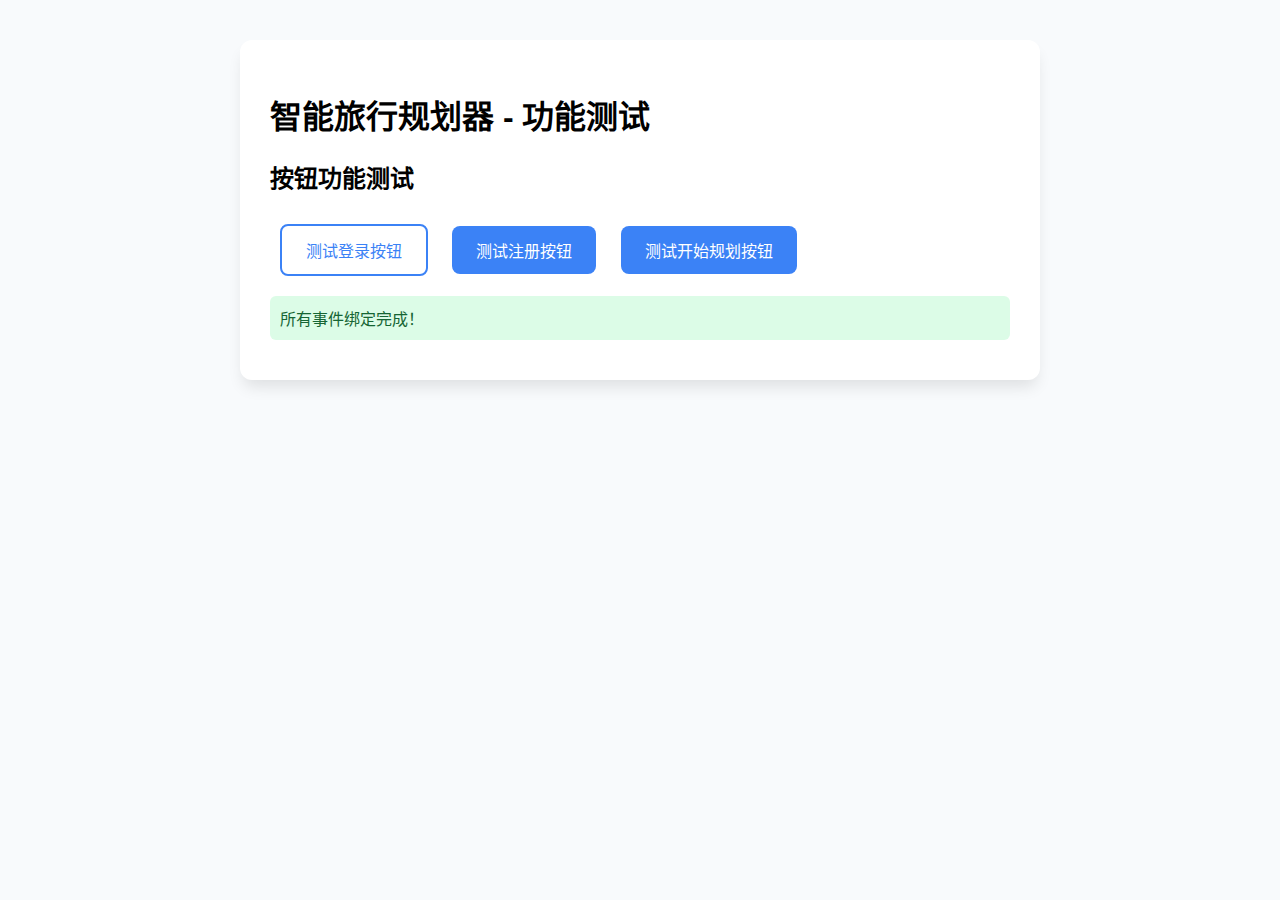
<file: debug-test.html>
<!DOCTYPE html>
<html lang="zh-CN">
<head>
    <meta charset="UTF-8">
    <meta name="viewport" content="width=device-width, initial-scale=1.0">
    <title>功能测试页面</title>
    <style>
        body {
            font-family: -apple-system, BlinkMacSystemFont, 'Segoe UI', Roboto, sans-serif;
            max-width: 800px;
            margin: 0 auto;
            padding: 20px;
            background: #f8fafc;
        }
        .test-container {
            background: white;
            padding: 30px;
            border-radius: 12px;
            box-shadow: 0 10px 15px -3px rgba(0, 0, 0, 0.1);
            margin: 20px 0;
        }
        .btn {
            padding: 12px 24px;
            border: none;
            border-radius: 8px;
            cursor: pointer;
            margin: 10px;
            font-size: 16px;
            transition: all 0.2s;
        }
        .btn-primary {
            background: #3b82f6;
            color: white;
        }
        .btn-primary:hover {
            background: #2563eb;
        }
        .btn-outline {
            background: transparent;
            color: #3b82f6;
            border: 2px solid #3b82f6;
        }
        .btn-outline:hover {
            background: #3b82f6;
            color: white;
        }
        .status {
            padding: 10px;
            margin: 10px 0;
            border-radius: 6px;
        }
        .status.success { background: #dcfce7; color: #166534; }
        .status.error { background: #fecaca; color: #dc2626; }
        .status.info { background: #dbeafe; color: #1d4ed8; }

        .modal {
            display: none;
            position: fixed;
            top: 0;
            left: 0;
            width: 100%;
            height: 100%;
            background: rgba(0, 0, 0, 0.5);
            z-index: 1000;
        }
        .modal.show {
            display: flex;
            align-items: center;
            justify-content: center;
        }
        .modal-content {
            background: white;
            padding: 30px;
            border-radius: 12px;
            max-width: 400px;
            width: 90%;
            position: relative;
        }
        .modal-close {
            position: absolute;
            top: 15px;
            right: 20px;
            background: none;
            border: none;
            font-size: 24px;
            cursor: pointer;
        }
        .form-group {
            margin: 15px 0;
        }
        .form-group label {
            display: block;
            margin-bottom: 5px;
            font-weight: 600;
        }
        .form-group input {
            width: 100%;
            padding: 10px;
            border: 2px solid #e2e8f0;
            border-radius: 6px;
            font-size: 16px;
        }
        .hidden {
            display: none !important;
        }
    </style>
</head>
<body>
    <div class="test-container">
        <h1>智能旅行规划器 - 功能测试</h1>

        <div class="test-section">
            <h2>按钮功能测试</h2>
            <button id="testLoginBtn" class="btn btn-outline">测试登录按钮</button>
            <button id="testRegisterBtn" class="btn btn-primary">测试注册按钮</button>
            <button id="testPlanningBtn" class="btn btn-primary">测试开始规划按钮</button>

            <div id="test-results">
                <!-- 测试结果 -->
            </div>
        </div>
    </div>

    <!-- 测试模态框 -->
    <div id="testModal" class="modal">
        <div class="modal-content">
            <button class="modal-close" id="closeModal">×</button>
            <h3>测试模态框</h3>
            <form id="testForm">
                <div class="form-group">
                    <label>邮箱:</label>
                    <input type="email" id="testEmail" placeholder="输入邮箱">
                </div>
                <div class="form-group">
                    <label>密码:</label>
                    <input type="password" id="testPassword" placeholder="输入密码">
                </div>
                <button type="submit" class="btn btn-primary">提交测试</button>
            </form>
        </div>
    </div>

    <script>
        // 测试JavaScript功能
        console.log('测试页面JavaScript开始加载...');

        // 测试结果显示函数
        function showResult(message, type = 'info') {
            const results = document.getElementById('test-results');
            const div = document.createElement('div');
            div.className = `status ${type}`;
            div.textContent = message;
            results.appendChild(div);
            console.log(`[${type.toUpperCase()}] ${message}`);
        }

        // 模态框控制
        function showModal() {
            const modal = document.getElementById('testModal');
            modal.classList.add('show');
            showResult('模态框显示成功', 'success');
        }

        function hideModal() {
            const modal = document.getElementById('testModal');
            modal.classList.remove('show');
            showResult('模态框隐藏成功', 'success');
        }

        // 页面加载完成后的初始化
        document.addEventListener('DOMContentLoaded', function() {
            console.log('DOM加载完成，开始初始化测试...');

            try {
                // 测试按钮事件绑定
                const loginBtn = document.getElementById('testLoginBtn');
                const registerBtn = document.getElementById('testRegisterBtn');
                const planningBtn = document.getElementById('testPlanningBtn');
                const closeBtn = document.getElementById('closeModal');
                const form = document.getElementById('testForm');

                if (!loginBtn || !registerBtn || !planningBtn) {
                    showResult('错误：找不到测试按钮元素', 'error');
                    return;
                }

                // 绑定登录按钮
                loginBtn.addEventListener('click', function() {
                    console.log('登录按钮被点击');
                    showResult('登录按钮点击成功！', 'success');
                    showModal();
                });

                // 绑定注册按钮
                registerBtn.addEventListener('click', function() {
                    console.log('注册按钮被点击');
                    showResult('注册按钮点击成功！', 'success');
                    showModal();
                });

                // 绑定开始规划按钮
                planningBtn.addEventListener('click', function() {
                    console.log('开始规划按钮被点击');
                    showResult('开始规划按钮点击成功！', 'success');
                    showModal();
                });

                // 绑定关闭按钮
                if (closeBtn) {
                    closeBtn.addEventListener('click', function() {
                        console.log('关闭按钮被点击');
                        hideModal();
                    });
                }

                // 绑定表单提交
                if (form) {
                    form.addEventListener('submit', function(e) {
                        e.preventDefault();
                        console.log('表单提交');
                        const email = document.getElementById('testEmail').value;
                        const password = document.getElementById('testPassword').value;
                        showResult(`表单提交成功！邮箱: ${email}`, 'success');
                        hideModal();
                    });
                }

                // 点击模态框背景关闭
                document.getElementById('testModal').addEventListener('click', function(e) {
                    if (e.target === this) {
                        hideModal();
                    }
                });

                showResult('所有事件绑定完成！', 'success');

            } catch (error) {
                console.error('初始化错误:', error);
                showResult(`初始化错误: ${error.message}`, 'error');
            }
        });

        // 全局错误捕获
        window.addEventListener('error', function(e) {
            console.error('全局错误:', e.error);
            showResult(`JavaScript错误: ${e.error.message}`, 'error');
        });

        console.log('测试页面JavaScript加载完成');
    </script>
</body>
</html>
</file>
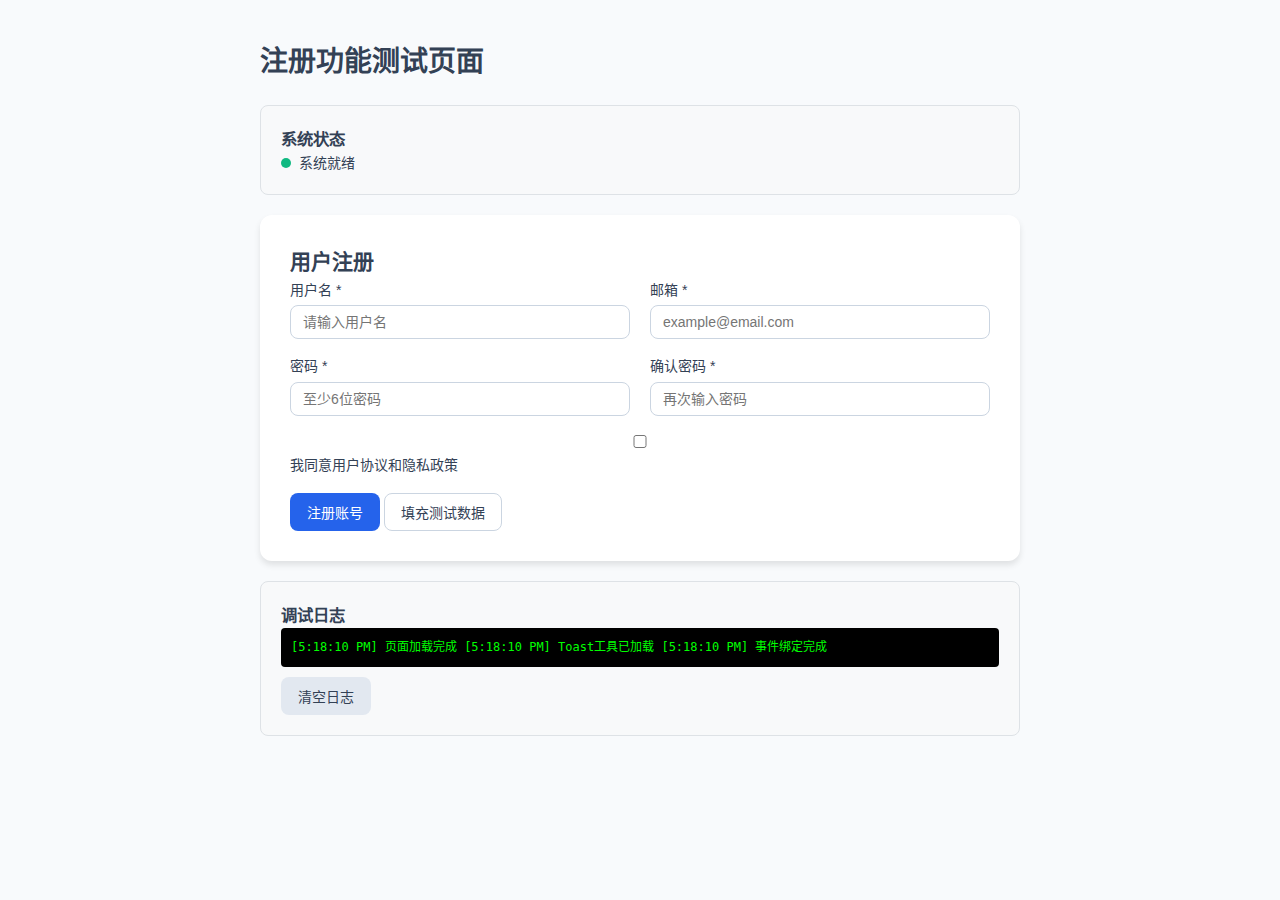
<file: register-test.html>
<!DOCTYPE html>
<html lang="zh-CN">
<head>
    <meta charset="UTF-8">
    <meta name="viewport" content="width=device-width, initial-scale=1.0">
    <title>注册功能测试</title>
    <link rel="stylesheet" href="styles/main.css">
    <style>
        .test-container {
            max-width: 800px;
            margin: 20px auto;
            padding: 20px;
        }
        .test-form {
            background: white;
            padding: 30px;
            border-radius: 12px;
            box-shadow: 0 4px 6px rgba(0, 0, 0, 0.1);
            margin: 20px 0;
        }
        .form-row {
            display: flex;
            gap: 20px;
        }
        .form-row .input-group {
            flex: 1;
        }
        .debug-panel {
            background: #f8f9fa;
            border: 1px solid #dee2e6;
            border-radius: 8px;
            padding: 20px;
            margin: 20px 0;
        }
        .debug-log {
            font-family: monospace;
            font-size: 12px;
            background: #000;
            color: #0f0;
            padding: 10px;
            border-radius: 4px;
            max-height: 200px;
            overflow-y: auto;
        }
        .status-indicator {
            display: inline-block;
            width: 10px;
            height: 10px;
            border-radius: 50%;
            margin-right: 8px;
        }
        .status-success { background: #10b981; }
        .status-error { background: #ef4444; }
        .status-pending { background: #f59e0b; }
    </style>
</head>
<body>
    <div class="test-container">
        <h1>注册功能测试页面</h1>

        <div class="debug-panel">
            <h3>系统状态</h3>
            <div id="systemStatus">
                <div><span class="status-indicator status-pending"></span>正在检测系统状态...</div>
            </div>
        </div>

        <div class="test-form">
            <h2>用户注册</h2>
            <form id="testRegisterForm">
                <div class="form-row">
                    <div class="input-group">
                        <label for="username">用户名 *</label>
                        <input type="text" id="username" name="username" required placeholder="请输入用户名">
                    </div>
                    <div class="input-group">
                        <label for="email">邮箱 *</label>
                        <input type="email" id="email" name="email" required placeholder="example@email.com">
                    </div>
                </div>

                <div class="form-row">
                    <div class="input-group">
                        <label for="password">密码 *</label>
                        <input type="password" id="password" name="password" required placeholder="至少6位密码">
                    </div>
                    <div class="input-group">
                        <label for="confirmPassword">确认密码 *</label>
                        <input type="password" id="confirmPassword" name="confirmPassword" required placeholder="再次输入密码">
                    </div>
                </div>

                <div class="input-group">
                    <label class="checkbox">
                        <input type="checkbox" name="agreeTerms" id="agreeTerms" required>
                        <span>我同意用户协议和隐私政策</span>
                    </label>
                </div>

                <div class="form-actions">
                    <button type="submit" class="btn btn-primary">注册账号</button>
                    <button type="button" id="fillTestData" class="btn btn-outline">填充测试数据</button>
                </div>
            </form>
        </div>

        <div class="debug-panel">
            <h3>调试日志</h3>
            <div id="debugLog" class="debug-log"></div>
            <button type="button" id="clearLog" class="btn btn-secondary" style="margin-top: 10px;">清空日志</button>
        </div>
    </div>

    <!-- Toast通知 -->
    <div id="toast" class="toast hidden">
        <div class="toast-message"></div>
    </div>

    <!-- 加载所需的JavaScript -->
    <script src="utils.js"></script>

    <script>
        // 调试日志系统
        const debugLog = document.getElementById('debugLog');
        const systemStatus = document.getElementById('systemStatus');

        function log(message, type = 'info') {
            const timestamp = new Date().toLocaleTimeString();
            const logEntry = `[${timestamp}] ${message}`;

            console.log(logEntry);

            if (debugLog) {
                debugLog.innerHTML += logEntry + '\n';
                debugLog.scrollTop = debugLog.scrollHeight;
            }
        }

        function updateSystemStatus(status, message) {
            const indicators = {
                success: 'status-success',
                error: 'status-error',
                pending: 'status-pending'
            };

            systemStatus.innerHTML = `<div><span class="status-indicator ${indicators[status]}"></span>${message}</div>`;
        }

        // 注册处理函数
        async function handleRegister(event) {
            event.preventDefault();
            log('开始处理注册表单提交');

            try {
                const formData = new FormData(event.target);

                // 获取表单数据
                const userData = {
                    username: formData.get('username'),
                    email: formData.get('email'),
                    password: formData.get('password'),
                    confirmPassword: formData.get('confirmPassword'),
                    agreeTerms: formData.get('agreeTerms') === 'on'
                };

                log('表单数据: ' + JSON.stringify({...userData, password: '***', confirmPassword: '***'}));

                // 基本验证
                if (!userData.username || !userData.email || !userData.password || !userData.confirmPassword) {
                    throw new Error('请填写所有必填字段');
                }

                if (userData.password !== userData.confirmPassword) {
                    throw new Error('两次输入的密码不一致');
                }

                if (userData.password.length < 6) {
                    throw new Error('密码长度至少6位');
                }

                if (!userData.agreeTerms) {
                    throw new Error('请同意用户协议和隐私政策');
                }

                // 邮箱格式验证
                const emailRegex = /^[^\s@]+@[^\s@]+\.[^\s@]+$/;
                if (!emailRegex.test(userData.email)) {
                    throw new Error('请输入有效的邮箱地址');
                }

                log('表单验证通过！');
                updateSystemStatus('success', '注册验证通过');

                // 模拟注册API调用
                log('模拟API调用...');
                await new Promise(resolve => setTimeout(resolve, 1000));

                // 模拟注册成功
                log('注册成功！用户数据已保存');
                updateSystemStatus('success', '注册成功！');

                if (typeof Toast !== 'undefined') {
                    Toast.success('注册成功！欢迎使用智能行程规划器！');
                } else {
                    alert('注册成功！');
                }

                // 清空表单
                event.target.reset();

            } catch (error) {
                log('注册失败: ' + error.message);
                updateSystemStatus('error', '注册失败: ' + error.message);

                if (typeof Toast !== 'undefined') {
                    Toast.error(error.message);
                } else {
                    alert('注册失败: ' + error.message);
                }
            }
        }

        // 填充测试数据
        function fillTestData() {
            document.getElementById('username').value = 'testuser';
            document.getElementById('email').value = 'test@example.com';
            document.getElementById('password').value = '123456';
            document.getElementById('confirmPassword').value = '123456';
            document.getElementById('agreeTerms').checked = true;

            log('测试数据已填充');
        }

        // 清空日志
        function clearLog() {
            debugLog.innerHTML = '';
        }

        // 页面初始化
        document.addEventListener('DOMContentLoaded', function() {
            log('页面加载完成');

            // 检查依赖
            if (typeof Toast !== 'undefined') {
                log('Toast工具已加载');
                updateSystemStatus('success', '系统就绪');
            } else {
                log('Toast工具未加载，使用alert作为备用');
                updateSystemStatus('pending', '部分功能可能受限');
            }

            // 绑定事件
            document.getElementById('testRegisterForm').addEventListener('submit', handleRegister);
            document.getElementById('fillTestData').addEventListener('click', fillTestData);
            document.getElementById('clearLog').addEventListener('click', clearLog);

            log('事件绑定完成');
        });

        // 全局错误处理
        window.addEventListener('error', function(e) {
            log('JavaScript错误: ' + e.error.message);
            updateSystemStatus('error', 'JavaScript错误');
        });
    </script>
</body>
</html>
</file>
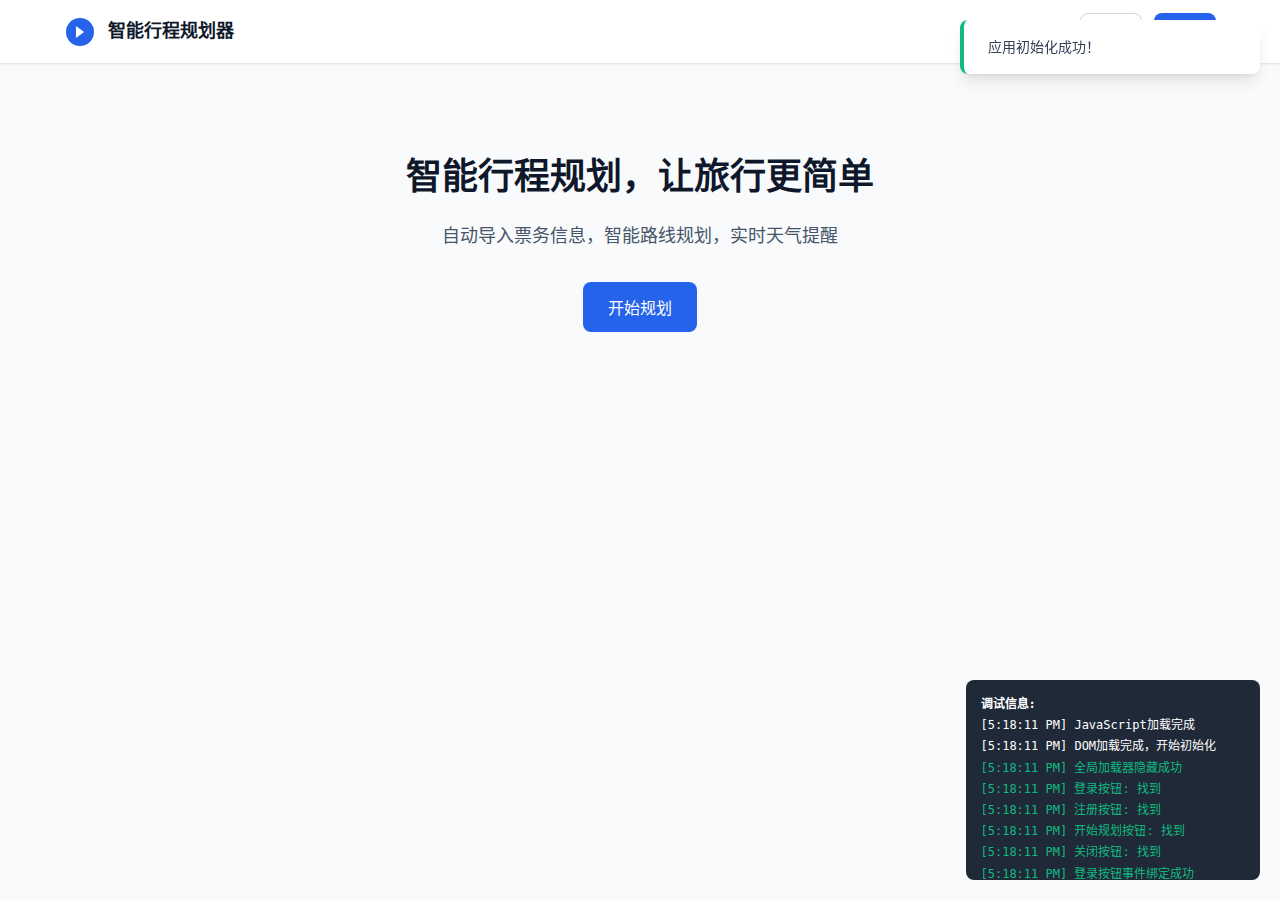
<file: simple.html>
<!DOCTYPE html>
<html lang="zh-CN">
<head>
    <meta charset="UTF-8">
    <meta name="viewport" content="width=device-width, initial-scale=1.0">
    <title>简化版智能旅行规划器</title>
    <link rel="stylesheet" href="styles/main.css">
    <style>
        /* 额外的调试样式 */
        .debug-info {
            position: fixed;
            bottom: 20px;
            right: 20px;
            background: #1f2937;
            color: white;
            padding: 15px;
            border-radius: 8px;
            font-family: monospace;
            font-size: 12px;
            max-width: 300px;
            max-height: 200px;
            overflow-y: auto;
            z-index: 3000;
        }
        .debug-log {
            margin: 2px 0;
        }
        .debug-log.success { color: #10b981; }
        .debug-log.error { color: #ef4444; }
        .debug-log.warn { color: #f59e0b; }
    </style>
</head>
<body>
    <!-- 调试信息面板 -->
    <div id="debugInfo" class="debug-info">
        <strong>调试信息:</strong>
        <div id="debugLogs"></div>
    </div>

    <!-- 全局加载指示器 -->
    <div id="globalLoader" class="loader-overlay">
        <div class="loader-content">
            <div class="spinner"></div>
            <p>加载中...</p>
        </div>
    </div>

    <!-- 主应用容器 -->
    <div id="app" class="app-container">
        <!-- 头部导航栏 -->
        <header id="mainHeader" class="main-header">
            <div class="header-content">
                <div class="logo-section">
                    <img src="assets/logo.svg" alt="智能行程规划器" class="logo">
                    <h1 class="app-title">智能行程规划器</h1>
                </div>

                <!-- 未登录状态的导航 -->
                <nav id="guestNav" class="nav-guest">
                    <button id="loginBtn" class="btn btn-outline">登录</button>
                    <button id="registerBtn" class="btn btn-primary">注册</button>
                </nav>
            </div>
        </header>

        <!-- 主要内容区域 -->
        <main id="mainContent" class="main-content">
            <!-- 欢迎页面 -->
            <section id="welcomeSection" class="welcome-section">
                <div class="welcome-content">
                    <div class="welcome-hero">
                        <h2>智能行程规划，让旅行更简单</h2>
                        <p>自动导入票务信息，智能路线规划，实时天气提醒</p>
                        <div class="welcome-actions">
                            <button class="btn btn-primary btn-large" id="startPlanningBtn">开始规划</button>
                        </div>
                    </div>
                </div>
            </section>
        </main>
    </div>

    <!-- 认证模态框 -->
    <div id="authModal" class="modal hidden">
        <div class="modal-content auth-modal">
            <div class="modal-header">
                <h2 id="authModalTitle">登录</h2>
                <button class="btn-close" id="closeAuthModal">×</button>
            </div>
            <div class="modal-body">
                <div class="auth-content">
                    <p>这是一个演示模态框。实际功能正在开发中...</p>
                    <p>点击背景或关闭按钮可以关闭此窗口。</p>
                </div>
            </div>
        </div>
    </div>

    <!-- Toast通知 -->
    <div id="toast" class="toast hidden">
        <div class="toast-message"></div>
    </div>

    <!-- JavaScript 文件 -->
    <script>
        // 调试日志系统
        const debugLogs = [];
        const debugContainer = document.getElementById('debugLogs');

        function debugLog(message, type = 'info') {
            const timestamp = new Date().toLocaleTimeString();
            const logEntry = `[${timestamp}] ${message}`;
            debugLogs.push({ message: logEntry, type });

            console.log(logEntry);

            if (debugContainer) {
                const logDiv = document.createElement('div');
                logDiv.className = `debug-log ${type}`;
                logDiv.textContent = logEntry;
                debugContainer.appendChild(logDiv);
                debugContainer.scrollTop = debugContainer.scrollHeight;
            }
        }

        // 简化的工具函数
        function showModal() {
            debugLog('尝试显示模态框', 'info');
            const modal = document.getElementById('authModal');
            if (modal) {
                modal.style.display = 'flex';
                modal.classList.remove('hidden');
                modal.classList.add('show');
                debugLog('模态框显示成功', 'success');
            } else {
                debugLog('找不到模态框元素', 'error');
            }
        }

        function hideModal() {
            debugLog('尝试隐藏模态框', 'info');
            const modal = document.getElementById('authModal');
            if (modal) {
                modal.style.display = 'none';
                modal.classList.add('hidden');
                modal.classList.remove('show');
                debugLog('模态框隐藏成功', 'success');
            }
        }

        function showToast(message, type = 'success') {
            debugLog(`显示Toast: ${message}`, 'info');
            const toast = document.getElementById('toast');
            const messageEl = toast?.querySelector('.toast-message');

            if (toast && messageEl) {
                messageEl.textContent = message;
                toast.classList.remove('hidden');
                toast.classList.add('show', type);

                setTimeout(() => {
                    toast.classList.add('hidden');
                    toast.classList.remove('show', type);
                }, 3000);

                debugLog('Toast显示成功', 'success');
            } else {
                debugLog('Toast元素未找到', 'error');
            }
        }

        // 页面初始化
        document.addEventListener('DOMContentLoaded', function() {
            debugLog('DOM加载完成，开始初始化', 'info');

            try {
                // 隐藏全局加载器
                const globalLoader = document.getElementById('globalLoader');
                if (globalLoader) {
                    globalLoader.style.display = 'none';
                    debugLog('全局加载器隐藏成功', 'success');
                }

                // 获取按钮元素
                const loginBtn = document.getElementById('loginBtn');
                const registerBtn = document.getElementById('registerBtn');
                const startPlanningBtn = document.getElementById('startPlanningBtn');
                const closeBtn = document.getElementById('closeAuthModal');

                // 检查元素是否存在
                debugLog(`登录按钮: ${loginBtn ? '找到' : '未找到'}`, loginBtn ? 'success' : 'error');
                debugLog(`注册按钮: ${registerBtn ? '找到' : '未找到'}`, registerBtn ? 'success' : 'error');
                debugLog(`开始规划按钮: ${startPlanningBtn ? '找到' : '未找到'}`, startPlanningBtn ? 'success' : 'error');
                debugLog(`关闭按钮: ${closeBtn ? '找到' : '未找到'}`, closeBtn ? 'success' : 'error');

                // 绑定登录按钮
                if (loginBtn) {
                    loginBtn.addEventListener('click', function() {
                        debugLog('登录按钮被点击', 'info');
                        showModal();
                        showToast('登录功能演示');
                    });
                    debugLog('登录按钮事件绑定成功', 'success');
                }

                // 绑定注册按钮
                if (registerBtn) {
                    registerBtn.addEventListener('click', function() {
                        debugLog('注册按钮被点击', 'info');
                        showModal();
                        showToast('注册功能演示');
                    });
                    debugLog('注册按钮事件绑定成功', 'success');
                }

                // 绑定开始规划按钮
                if (startPlanningBtn) {
                    startPlanningBtn.addEventListener('click', function() {
                        debugLog('开始规划按钮被点击', 'info');
                        showModal();
                        showToast('开始规划功能演示');
                    });
                    debugLog('开始规划按钮事件绑定成功', 'success');
                }

                // 绑定关闭按钮
                if (closeBtn) {
                    closeBtn.addEventListener('click', function() {
                        debugLog('关闭按钮被点击', 'info');
                        hideModal();
                    });
                    debugLog('关闭按钮事件绑定成功', 'success');
                }

                // 点击背景关闭模态框
                const modal = document.getElementById('authModal');
                if (modal) {
                    modal.addEventListener('click', function(e) {
                        if (e.target === modal) {
                            debugLog('点击背景关闭模态框', 'info');
                            hideModal();
                        }
                    });
                    debugLog('背景点击事件绑定成功', 'success');
                }

                debugLog('所有事件绑定完成', 'success');
                showToast('应用初始化成功！');

            } catch (error) {
                debugLog(`初始化错误: ${error.message}`, 'error');
                console.error('初始化错误:', error);
            }
        });

        // 全局错误处理
        window.addEventListener('error', function(e) {
            debugLog(`全局错误: ${e.error.message}`, 'error');
        });

        debugLog('JavaScript加载完成', 'info');
    </script>
</body>
</html>
</file>
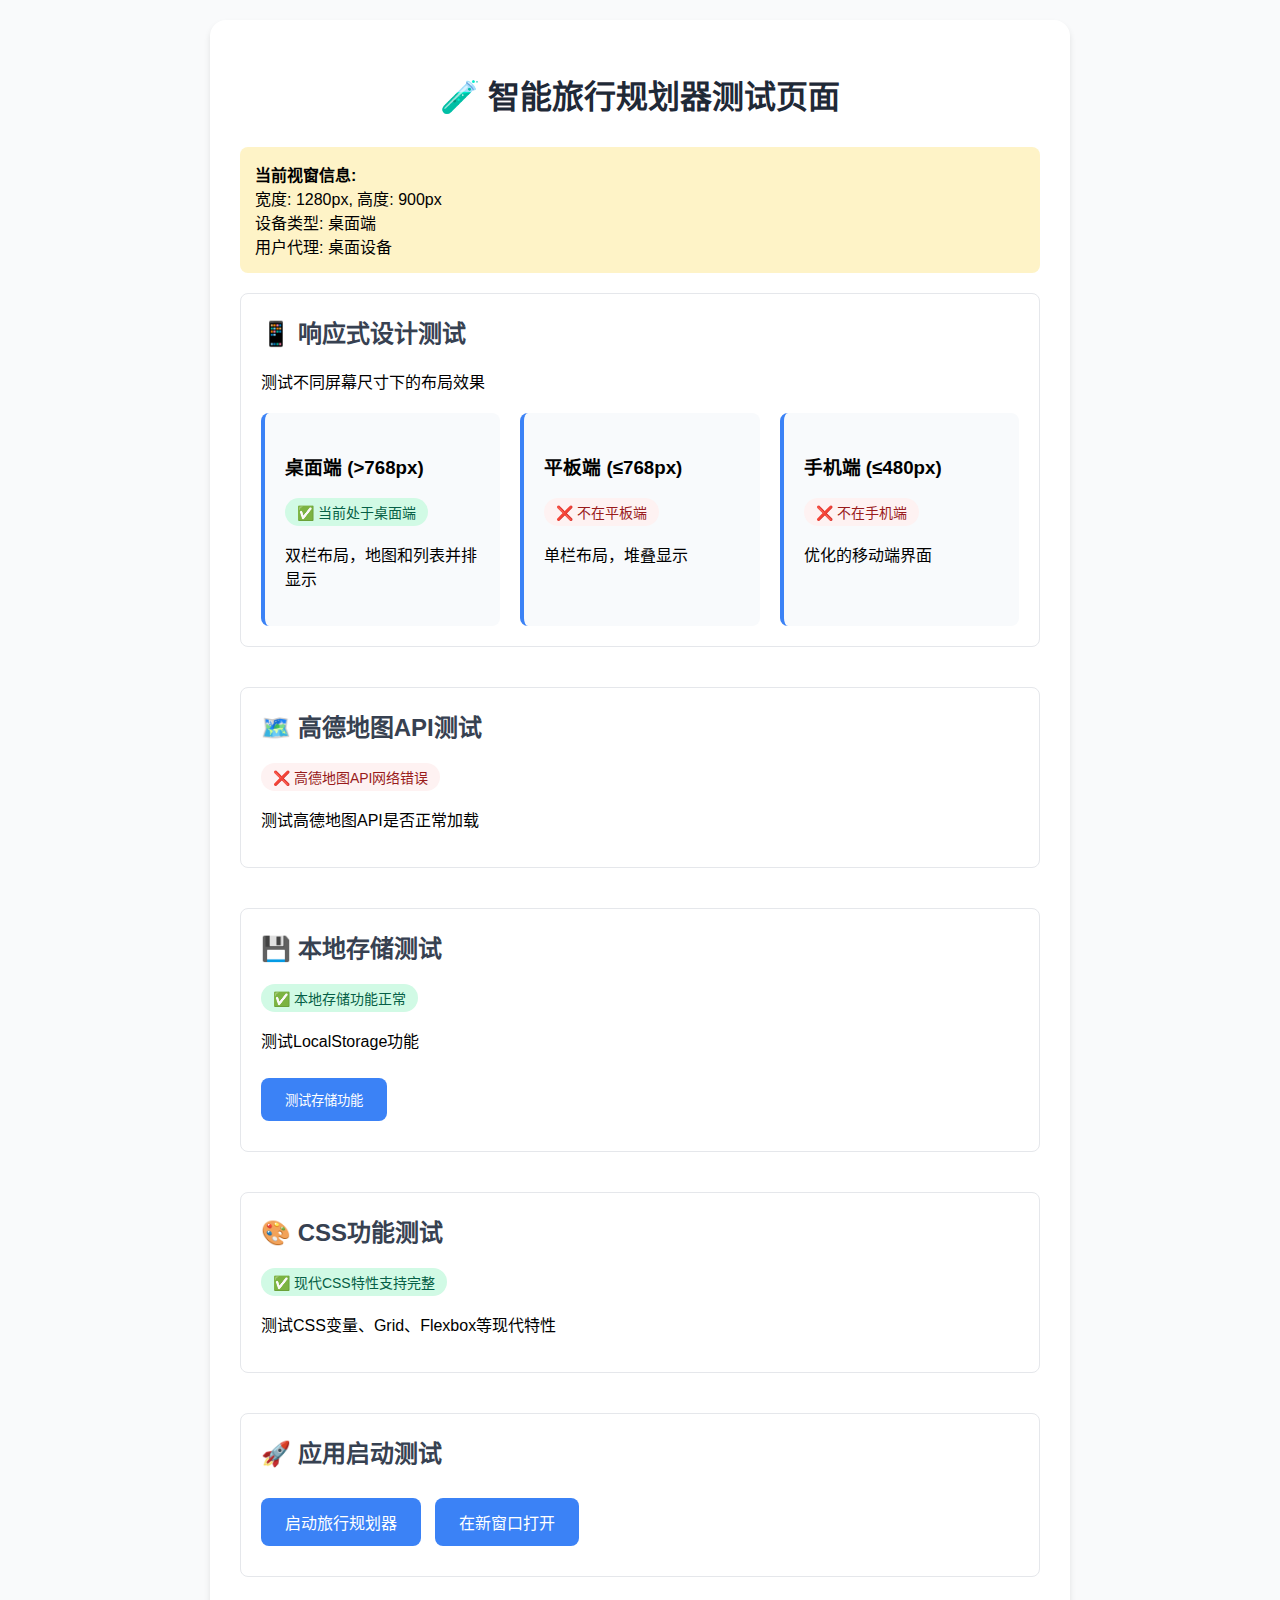
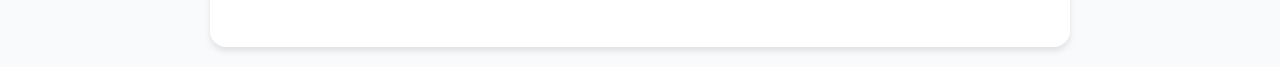
<file: test.html>
<!DOCTYPE html>
<html lang="zh-CN">
<head>
    <meta charset="UTF-8">
    <meta name="viewport" content="width=device-width, initial-scale=1.0">
    <title>智能旅行规划器 - 测试页面</title>
    <style>
        body {
            font-family: -apple-system, BlinkMacSystemFont, 'Segoe UI', Roboto, sans-serif;
            margin: 0;
            padding: 20px;
            background: #f9fafb;
        }
        .test-container {
            max-width: 800px;
            margin: 0 auto;
            background: white;
            padding: 30px;
            border-radius: 16px;
            box-shadow: 0 4px 6px rgba(0,0,0,0.1);
        }
        h1 {
            color: #1f2937;
            text-align: center;
            margin-bottom: 30px;
        }
        .test-section {
            margin-bottom: 40px;
            padding: 20px;
            border: 1px solid #e5e7eb;
            border-radius: 8px;
        }
        .test-section h2 {
            color: #374151;
            margin-top: 0;
        }
        .status {
            display: inline-block;
            padding: 4px 12px;
            border-radius: 16px;
            font-size: 14px;
            font-weight: 500;
        }
        .status.success {
            background: #d1fae5;
            color: #065f46;
        }
        .status.error {
            background: #fef2f2;
            color: #991b1b;
        }
        .btn {
            display: inline-block;
            background: #3b82f6;
            color: white;
            padding: 12px 24px;
            border: none;
            border-radius: 8px;
            cursor: pointer;
            text-decoration: none;
            margin: 10px 10px 10px 0;
        }
        .btn:hover {
            background: #2563eb;
        }
        .test-grid {
            display: grid;
            grid-template-columns: repeat(auto-fit, minmax(200px, 1fr));
            gap: 20px;
            margin-top: 20px;
        }
        .test-card {
            background: #f8fafc;
            padding: 20px;
            border-radius: 8px;
            border-left: 4px solid #3b82f6;
        }
        .viewport-info {
            background: #fef3c7;
            padding: 15px;
            border-radius: 8px;
            margin-bottom: 20px;
        }
        @media (max-width: 768px) {
            .test-container {
                padding: 20px;
                margin: 10px;
            }
            .test-section {
                padding: 15px;
            }
        }
    </style>
</head>
<body>
    <div class="test-container">
        <h1>🧪 智能旅行规划器测试页面</h1>

        <div class="viewport-info">
            <strong>当前视窗信息:</strong>
            <div id="viewportInfo"></div>
        </div>

        <div class="test-section">
            <h2>📱 响应式设计测试</h2>
            <p>测试不同屏幕尺寸下的布局效果</p>

            <div class="test-grid">
                <div class="test-card">
                    <h3>桌面端 (>768px)</h3>
                    <div id="desktopTest" class="status">检测中...</div>
                    <p>双栏布局，地图和列表并排显示</p>
                </div>

                <div class="test-card">
                    <h3>平板端 (≤768px)</h3>
                    <div id="tabletTest" class="status">检测中...</div>
                    <p>单栏布局，堆叠显示</p>
                </div>

                <div class="test-card">
                    <h3>手机端 (≤480px)</h3>
                    <div id="mobileTest" class="status">检测中...</div>
                    <p>优化的移动端界面</p>
                </div>
            </div>
        </div>

        <div class="test-section">
            <h2>🗺️ 高德地图API测试</h2>
            <div id="amapTest" class="status">检测中...</div>
            <p>测试高德地图API是否正常加载</p>
        </div>

        <div class="test-section">
            <h2>💾 本地存储测试</h2>
            <div id="storageTest" class="status">检测中...</div>
            <p>测试LocalStorage功能</p>
            <button class="btn" onclick="testStorage()">测试存储功能</button>
        </div>

        <div class="test-section">
            <h2>🎨 CSS功能测试</h2>
            <div id="cssTest" class="status">检测中...</div>
            <p>测试CSS变量、Grid、Flexbox等现代特性</p>
        </div>

        <div class="test-section">
            <h2>🚀 应用启动测试</h2>
            <a href="index.html" class="btn">启动旅行规划器</a>
            <a href="http://localhost:8080" class="btn">在新窗口打开</a>
        </div>
    </div>

    <script>
        // 更新视窗信息
        function updateViewportInfo() {
            const width = window.innerWidth;
            const height = window.innerHeight;
            const deviceType = width > 768 ? '桌面端' : width > 480 ? '平板端' : '手机端';

            document.getElementById('viewportInfo').innerHTML = `
                宽度: ${width}px, 高度: ${height}px<br>
                设备类型: ${deviceType}<br>
                用户代理: ${navigator.userAgent.includes('Mobile') ? '移动设备' : '桌面设备'}
            `;
        }

        // 测试响应式设计
        function testResponsive() {
            const width = window.innerWidth;

            // 桌面端测试
            const desktopTest = document.getElementById('desktopTest');
            if (width > 768) {
                desktopTest.textContent = '✅ 当前处于桌面端';
                desktopTest.className = 'status success';
            } else {
                desktopTest.textContent = '❌ 不在桌面端';
                desktopTest.className = 'status error';
            }

            // 平板端测试
            const tabletTest = document.getElementById('tabletTest');
            if (width <= 768 && width > 480) {
                tabletTest.textContent = '✅ 当前处于平板端';
                tabletTest.className = 'status success';
            } else {
                tabletTest.textContent = '❌ 不在平板端';
                tabletTest.className = 'status error';
            }

            // 手机端测试
            const mobileTest = document.getElementById('mobileTest');
            if (width <= 480) {
                mobileTest.textContent = '✅ 当前处于手机端';
                mobileTest.className = 'status success';
            } else {
                mobileTest.textContent = '❌ 不在手机端';
                mobileTest.className = 'status error';
            }
        }

        // 测试高德地图API
        function testAmap() {
            const amapTest = document.getElementById('amapTest');

            // 检查高德地图脚本是否加载
            const script = document.createElement('script');
            script.src = 'https://webapi.amap.com/maps?v=2.0&key=d38ee7b865fba3fdc978bfd06035623d';
            script.onload = function() {
                if (window.AMap) {
                    amapTest.textContent = '✅ 高德地图API加载成功';
                    amapTest.className = 'status success';
                } else {
                    amapTest.textContent = '❌ 高德地图API加载失败';
                    amapTest.className = 'status error';
                }
            };
            script.onerror = function() {
                amapTest.textContent = '❌ 高德地图API网络错误';
                amapTest.className = 'status error';
            };
            document.head.appendChild(script);
        }

        // 测试本地存储
        function testStorage() {
            const storageTest = document.getElementById('storageTest');

            try {
                // 测试写入
                const testData = { test: 'data', timestamp: Date.now() };
                localStorage.setItem('travel_planner_test', JSON.stringify(testData));

                // 测试读取
                const readData = JSON.parse(localStorage.getItem('travel_planner_test'));

                if (readData && readData.test === 'data') {
                    storageTest.textContent = '✅ 本地存储功能正常';
                    storageTest.className = 'status success';

                    // 清理测试数据
                    localStorage.removeItem('travel_planner_test');
                } else {
                    throw new Error('数据读取失败');
                }
            } catch (error) {
                storageTest.textContent = '❌ 本地存储功能异常: ' + error.message;
                storageTest.className = 'status error';
            }
        }

        // 测试CSS功能
        function testCSS() {
            const cssTest = document.getElementById('cssTest');

            try {
                // 检查CSS Grid支持
                const supportsGrid = CSS.supports('display', 'grid');
                const supportsFlexbox = CSS.supports('display', 'flex');
                const supportsCustomProps = CSS.supports('color', 'var(--test)');

                if (supportsGrid && supportsFlexbox && supportsCustomProps) {
                    cssTest.textContent = '✅ 现代CSS特性支持完整';
                    cssTest.className = 'status success';
                } else {
                    cssTest.textContent = `❌ CSS支持不完整: Grid(${supportsGrid}), Flex(${supportsFlexbox}), Variables(${supportsCustomProps})`;
                    cssTest.className = 'status error';
                }
            } catch (error) {
                cssTest.textContent = '❌ CSS特性检测失败';
                cssTest.className = 'status error';
            }
        }

        // 初始化测试
        function initTests() {
            updateViewportInfo();
            testResponsive();
            testAmap();
            testStorage();
            testCSS();
        }

        // 监听窗口大小变化
        window.addEventListener('resize', function() {
            updateViewportInfo();
            testResponsive();
        });

        // 页面加载完成后执行测试
        document.addEventListener('DOMContentLoaded', initTests);
    </script>
</body>
</html>
</file>
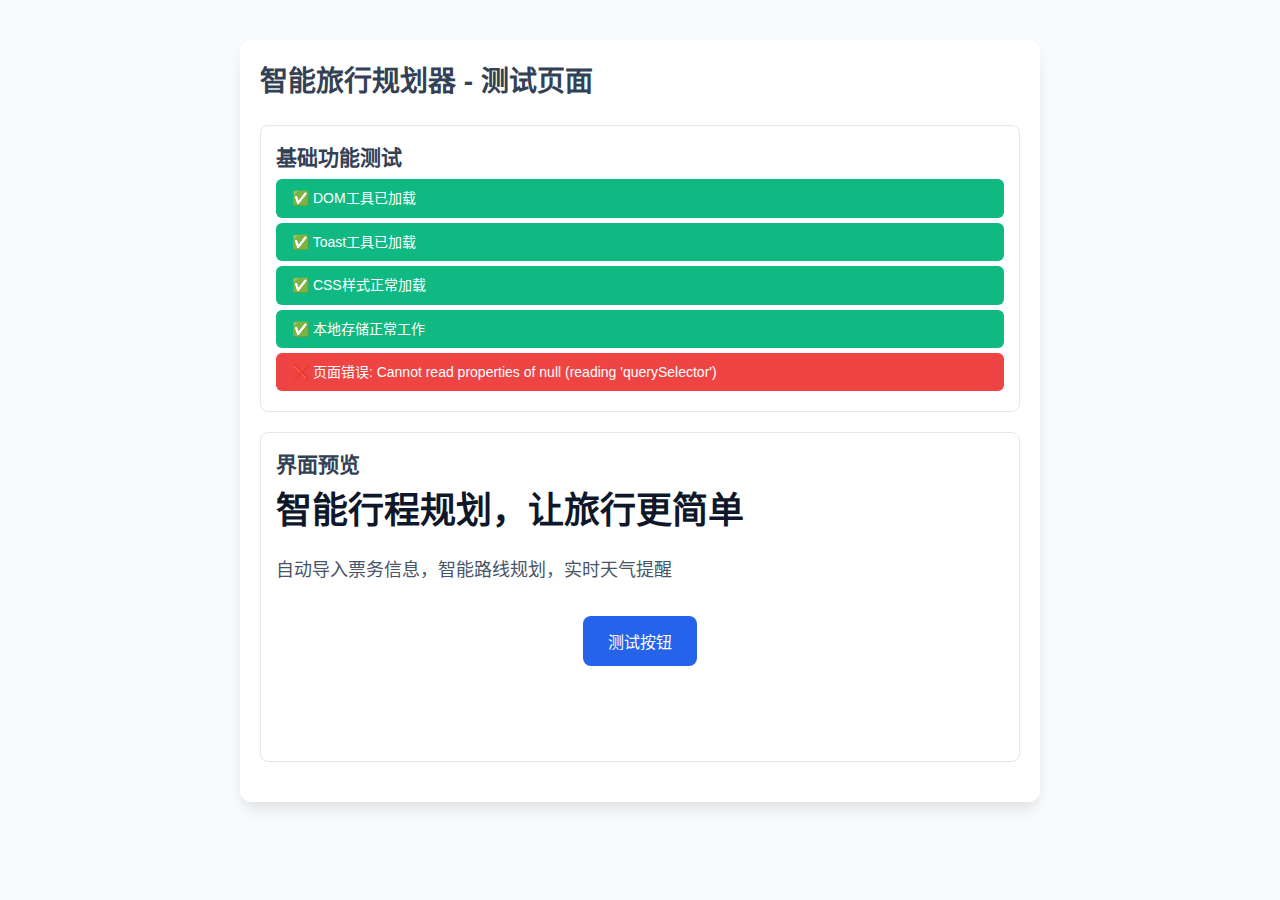
<file: js/test.html>
<!DOCTYPE html>
<html lang="zh-CN">
<head>
    <meta charset="UTF-8">
    <meta name="viewport" content="width=device-width, initial-scale=1.0">
    <title>测试页面 - 智能行程规划器</title>
    <link rel="stylesheet" href="styles/main.css">
    <style>
        .test-container {
            max-width: 800px;
            margin: 40px auto;
            padding: 20px;
            background: white;
            border-radius: 12px;
            box-shadow: 0 10px 15px -3px rgba(0, 0, 0, 0.1);
        }
        .test-section {
            margin: 20px 0;
            padding: 15px;
            border: 1px solid #e2e8f0;
            border-radius: 8px;
        }
        .status {
            padding: 8px 16px;
            border-radius: 6px;
            margin: 5px 0;
        }
        .status.success { background: #10b981; color: white; }
        .status.error { background: #ef4444; color: white; }
        .status.info { background: #3b82f6; color: white; }
    </style>
</head>
<body>
    <div class="test-container">
        <h1>智能旅行规划器 - 测试页面</h1>

        <div class="test-section">
            <h2>基础功能测试</h2>
            <div id="test-results">
                <!-- 测试结果将显示在这里 -->
            </div>
        </div>

        <div class="test-section">
            <h2>界面预览</h2>
            <div class="welcome-content">
                <div class="welcome-hero">
                    <h2>智能行程规划，让旅行更简单</h2>
                    <p>自动导入票务信息，智能路线规划，实时天气提醒</p>
                    <div class="welcome-actions">
                        <button class="btn btn-primary btn-large" onclick="testFunction()">测试按钮</button>
                    </div>
                </div>
            </div>
        </div>
    </div>

    <!-- JavaScript 文件 -->
    <script src="utils.js"></script>
    <script>
        function testFunction() {
            console.log('测试按钮点击成功');
            Toast.success('测试成功！');
        }

        function runTests() {
            const results = document.getElementById('test-results');
            let testResults = [];

            // 测试1: 检查工具函数是否加载
            try {
                if (typeof DOM !== 'undefined') {
                    testResults.push('<div class="status success">✅ DOM工具已加载</div>');
                } else {
                    testResults.push('<div class="status error">❌ DOM工具未加载</div>');
                }
            } catch (e) {
                testResults.push('<div class="status error">❌ DOM工具加载异常: ' + e.message + '</div>');
            }

            // 测试2: 检查Toast是否工作
            try {
                if (typeof Toast !== 'undefined') {
                    testResults.push('<div class="status success">✅ Toast工具已加载</div>');
                } else {
                    testResults.push('<div class="status error">❌ Toast工具未加载</div>');
                }
            } catch (e) {
                testResults.push('<div class="status error">❌ Toast工具加载异常: ' + e.message + '</div>');
            }

            // 测试3: 检查CSS是否加载
            try {
                const testEl = document.createElement('div');
                testEl.className = 'hidden';
                document.body.appendChild(testEl);
                const computed = window.getComputedStyle(testEl);
                if (computed.display === 'none') {
                    testResults.push('<div class="status success">✅ CSS样式正常加载</div>');
                } else {
                    testResults.push('<div class="status error">❌ CSS样式未正确加载</div>');
                }
                document.body.removeChild(testEl);
            } catch (e) {
                testResults.push('<div class="status error">❌ CSS测试异常: ' + e.message + '</div>');
            }

            // 测试4: 检查本地存储
            try {
                localStorage.setItem('test', 'test_value');
                const value = localStorage.getItem('test');
                if (value === 'test_value') {
                    testResults.push('<div class="status success">✅ 本地存储正常工作</div>');
                } else {
                    testResults.push('<div class="status error">❌ 本地存储异常</div>');
                }
                localStorage.removeItem('test');
            } catch (e) {
                testResults.push('<div class="status error">❌ 本地存储不可用: ' + e.message + '</div>');
            }

            results.innerHTML = testResults.join('');

            // 显示成功消息
            setTimeout(() => {
                if (typeof Toast !== 'undefined') {
                    Toast.success('测试完成！');
                }
            }, 500);
        }

        // 页面加载完成后运行测试
        document.addEventListener('DOMContentLoaded', function() {
            console.log('测试页面加载完成');
            runTests();
        });

        // 全局错误处理
        window.addEventListener('error', function(e) {
            console.error('测试页面错误:', e.error);
            const results = document.getElementById('test-results');
            if (results) {
                results.innerHTML += '<div class="status error">❌ 页面错误: ' + e.error.message + '</div>';
            }
        });
    </script>
</body>
</html>
</file>
<file: styles/main.css>
/* 主样式文件 - 智能行程规划器 */

:root {
    /* 主色调 */
    --primary-color: #2563eb;
    --primary-dark: #1d4ed8;
    --primary-light: #3b82f6;
    --secondary-color: #64748b;
    --accent-color: #10b981;

    /* 中性色调 */
    --gray-50: #f8fafc;
    --gray-100: #f1f5f9;
    --gray-200: #e2e8f0;
    --gray-300: #cbd5e1;
    --gray-400: #94a3b8;
    --gray-500: #64748b;
    --gray-600: #475569;
    --gray-700: #334155;
    --gray-800: #1e293b;
    --gray-900: #0f172a;

    /* 状态颜色 */
    --success-color: #10b981;
    --warning-color: #f59e0b;
    --error-color: #ef4444;
    --info-color: #3b82f6;

    /* 字体 */
    --font-sans: -apple-system, BlinkMacSystemFont, 'Segoe UI', Roboto, sans-serif;
    --font-mono: 'SF Mono', Monaco, 'Cascadia Code', monospace;

    /* 尺寸 */
    --header-height: 64px;
    --sidebar-width: 320px;
    --border-radius: 8px;
    --border-radius-lg: 12px;
    --shadow-sm: 0 1px 2px 0 rgb(0 0 0 / 0.05);
    --shadow: 0 1px 3px 0 rgb(0 0 0 / 0.1), 0 1px 2px -1px rgb(0 0 0 / 0.1);
    --shadow-lg: 0 10px 15px -3px rgb(0 0 0 / 0.1), 0 4px 6px -4px rgb(0 0 0 / 0.1);

    /* 动画 */
    --transition: all 0.2s cubic-bezier(0.4, 0, 0.2, 1);
    --transition-slow: all 0.3s cubic-bezier(0.4, 0, 0.2, 1);
}

/* 重置和基础样式 */
* {
    box-sizing: border-box;
    margin: 0;
    padding: 0;
}

body {
    font-family: var(--font-sans);
    font-size: 14px;
    line-height: 1.6;
    color: var(--gray-700);
    background-color: var(--gray-50);
    -webkit-font-smoothing: antialiased;
    -moz-osx-font-smoothing: grayscale;
}

/* 应用容器 */
.app-container {
    min-height: 100vh;
    display: flex;
    flex-direction: column;
}

/* 头部导航 */
.main-header {
    height: var(--header-height);
    background: white;
    border-bottom: 1px solid var(--gray-200);
    position: sticky;
    top: 0;
    z-index: 1000;
    box-shadow: var(--shadow-sm);
}

.header-content {
    display: flex;
    align-items: center;
    justify-content: space-between;
    height: 100%;
    max-width: 1200px;
    margin: 0 auto;
    padding: 0 24px;
}

.logo-section {
    display: flex;
    align-items: center;
    gap: 12px;
}

.logo {
    width: 32px;
    height: 32px;
}

.app-title {
    font-size: 18px;
    font-weight: 600;
    color: var(--gray-900);
}

/* 导航菜单 */
.nav-guest {
    display: flex;
    gap: 12px;
}

.nav-user {
    display: flex;
    align-items: center;
    gap: 24px;
}

.nav-menu {
    display: flex;
    gap: 4px;
}

.nav-item {
    display: flex;
    align-items: center;
    gap: 8px;
    padding: 8px 16px;
    border: none;
    background: none;
    border-radius: var(--border-radius);
    color: var(--gray-600);
    cursor: pointer;
    transition: var(--transition);
    text-decoration: none;
}

.nav-item:hover {
    background: var(--gray-100);
    color: var(--gray-900);
}

.nav-item.active {
    background: var(--primary-color);
    color: white;
}

/* 用户菜单 */
.user-menu {
    position: relative;
}

.user-avatar {
    width: 32px;
    height: 32px;
    border-radius: 50%;
    cursor: pointer;
    overflow: hidden;
    border: 2px solid var(--gray-200);
    transition: var(--transition);
}

.user-avatar:hover {
    border-color: var(--primary-color);
}

.user-avatar img {
    width: 100%;
    height: 100%;
    object-fit: cover;
}

.user-dropdown {
    position: absolute;
    top: 100%;
    right: 0;
    margin-top: 8px;
    background: white;
    border: 1px solid var(--gray-200);
    border-radius: var(--border-radius);
    box-shadow: var(--shadow-lg);
    min-width: 180px;
    opacity: 0;
    visibility: hidden;
    transform: translateY(-8px);
    transition: var(--transition);
}

.user-dropdown.show {
    opacity: 1;
    visibility: visible;
    transform: translateY(0);
}

.dropdown-item {
    padding: 12px 16px;
    cursor: pointer;
    transition: var(--transition);
}

.dropdown-item:hover {
    background: var(--gray-100);
}

.dropdown-divider {
    height: 1px;
    background: var(--gray-200);
    margin: 4px 0;
}

/* 主要内容区域 */
.main-content {
    flex: 1;
    padding: 24px;
    max-width: 1200px;
    margin: 0 auto;
    width: 100%;
}

/* 欢迎页面 */
.welcome-section {
    text-align: center;
    padding: 60px 20px;
}

.welcome-hero h2 {
    font-size: 36px;
    font-weight: 700;
    color: var(--gray-900);
    margin-bottom: 16px;
}

.welcome-hero p {
    font-size: 18px;
    color: var(--gray-600);
    margin-bottom: 32px;
}

.welcome-actions {
    display: flex;
    gap: 16px;
    justify-content: center;
    margin-bottom: 80px;
}

.feature-grid {
    display: grid;
    grid-template-columns: repeat(auto-fit, minmax(250px, 1fr));
    gap: 32px;
    margin-top: 32px;
}

.feature-item {
    padding: 32px 24px;
    background: white;
    border-radius: var(--border-radius-lg);
    box-shadow: var(--shadow);
    transition: var(--transition);
}

.feature-item:hover {
    transform: translateY(-4px);
    box-shadow: var(--shadow-lg);
}

.feature-item i {
    font-size: 48px;
    color: var(--primary-color);
    margin-bottom: 16px;
}

.feature-item h3 {
    font-size: 20px;
    font-weight: 600;
    color: var(--gray-900);
    margin-bottom: 8px;
}

/* 行程页面 */
.section-header {
    display: flex;
    justify-content: space-between;
    align-items: center;
    margin-bottom: 24px;
    flex-wrap: wrap;
    gap: 16px;
}

.header-left h2 {
    font-size: 24px;
    font-weight: 600;
    color: var(--gray-900);
    margin-bottom: 8px;
}

.trip-filters {
    display: flex;
    gap: 12px;
}

.header-actions {
    display: flex;
    gap: 12px;
}

.trips-grid {
    display: grid;
    grid-template-columns: repeat(auto-fill, minmax(320px, 1fr));
    gap: 24px;
}

/* 空状态 */
.empty-state {
    text-align: center;
    padding: 80px 20px;
}

.empty-content i {
    font-size: 64px;
    color: var(--gray-300);
    margin-bottom: 24px;
}

.empty-content h3 {
    font-size: 20px;
    font-weight: 600;
    color: var(--gray-700);
    margin-bottom: 8px;
}

.empty-content p {
    color: var(--gray-500);
    margin-bottom: 24px;
}

/* 地图页面 */
.map-section {
    position: relative;
    height: calc(100vh - var(--header-height) - 48px);
}

.map-container {
    display: flex;
    height: 100%;
    border-radius: var(--border-radius-lg);
    overflow: hidden;
    box-shadow: var(--shadow);
}

.map-canvas {
    flex: 1;
    background: var(--gray-200);
}

.map-controls {
    position: absolute;
    top: 16px;
    left: 16px;
    z-index: 100;
    display: flex;
    flex-direction: column;
    gap: 12px;
}

.map-toolbar {
    display: flex;
    flex-direction: column;
    gap: 8px;
    background: white;
    padding: 8px;
    border-radius: var(--border-radius);
    box-shadow: var(--shadow);
}

.map-btn {
    width: 40px;
    height: 40px;
    border: none;
    background: white;
    border-radius: var(--border-radius);
    cursor: pointer;
    display: flex;
    align-items: center;
    justify-content: center;
    transition: var(--transition);
}

.map-btn:hover {
    background: var(--gray-100);
}

.trip-selector {
    background: white;
    padding: 8px;
    border-radius: var(--border-radius);
    box-shadow: var(--shadow);
    min-width: 200px;
}

.map-sidebar {
    width: var(--sidebar-width);
    background: white;
    border-left: 1px solid var(--gray-200);
    display: flex;
    flex-direction: column;
    transform: translateX(100%);
    transition: var(--transition);
}

.map-sidebar.show {
    transform: translateX(0);
}

.sidebar-header {
    padding: 16px;
    border-bottom: 1px solid var(--gray-200);
    display: flex;
    justify-content: space-between;
    align-items: center;
}

.sidebar-content {
    flex: 1;
    padding: 16px;
    overflow-y: auto;
}

/* 按钮样式 */
.btn {
    display: inline-flex;
    align-items: center;
    gap: 8px;
    padding: 8px 16px;
    border: 1px solid transparent;
    border-radius: var(--border-radius);
    font-size: 14px;
    font-weight: 500;
    text-decoration: none;
    cursor: pointer;
    transition: var(--transition);
    background: none;
}

.btn-primary {
    background: var(--primary-color);
    color: white;
}

.btn-primary:hover {
    background: var(--primary-dark);
}

.btn-outline {
    border-color: var(--gray-300);
    color: var(--gray-700);
}

.btn-outline:hover {
    background: var(--gray-100);
}

.btn-secondary {
    background: var(--gray-200);
    color: var(--gray-700);
}

.btn-secondary:hover {
    background: var(--gray-300);
}

.btn-large {
    padding: 12px 24px;
    font-size: 16px;
}

.btn-full {
    width: 100%;
    justify-content: center;
}

.btn-close {
    width: 24px;
    height: 24px;
    border: none;
    background: none;
    font-size: 18px;
    cursor: pointer;
    color: var(--gray-500);
    transition: var(--transition);
}

.btn-close:hover {
    color: var(--gray-700);
}

/* 表单样式 */
.input-group {
    margin-bottom: 16px;
}

.input-group label {
    display: block;
    margin-bottom: 4px;
    font-weight: 500;
    color: var(--gray-700);
}

.input-group input,
.input-group select,
.input-group textarea {
    width: 100%;
    padding: 8px 12px;
    border: 1px solid var(--gray-300);
    border-radius: var(--border-radius);
    font-size: 14px;
    transition: var(--transition);
}

.input-group input:focus,
.input-group select:focus,
.input-group textarea:focus {
    outline: none;
    border-color: var(--primary-color);
    box-shadow: 0 0 0 3px rgb(37 99 235 / 0.1);
}

.filter-select {
    padding: 6px 12px;
    border: 1px solid var(--gray-300);
    border-radius: var(--border-radius);
    font-size: 14px;
    background: white;
}

/* 模态框样式 */
.modal {
    position: fixed;
    top: 0;
    left: 0;
    width: 100%;
    height: 100%;
    background: rgba(0, 0, 0, 0.5);
    display: flex;
    align-items: center;
    justify-content: center;
    z-index: 2000;
    opacity: 0;
    visibility: hidden;
    transition: var(--transition);
}

.modal.show {
    opacity: 1;
    visibility: visible;
}

.modal-content {
    background: white;
    border-radius: var(--border-radius-lg);
    box-shadow: var(--shadow-lg);
    max-width: 90vw;
    max-height: 90vh;
    overflow: hidden;
    transform: scale(0.9);
    transition: var(--transition);
}

.modal.show .modal-content {
    transform: scale(1);
}

.modal-header {
    padding: 20px 24px;
    border-bottom: 1px solid var(--gray-200);
    display: flex;
    justify-content: space-between;
    align-items: center;
}

.modal-header h2 {
    font-size: 18px;
    font-weight: 600;
    color: var(--gray-900);
}

.modal-body {
    padding: 24px;
}

/* 工具类 */
.hidden {
    display: none !important;
}

.text-center {
    text-align: center;
}

.text-right {
    text-align: right;
}

.mt-16 {
    margin-top: 16px;
}

.mb-16 {
    margin-bottom: 16px;
}

.flex {
    display: flex;
}

.flex-1 {
    flex: 1;
}

.items-center {
    align-items: center;
}

.justify-between {
    justify-content: space-between;
}

.gap-8 {
    gap: 8px;
}

.gap-16 {
    gap: 16px;
}

/* 加载指示器 */
.loader-overlay {
    position: fixed;
    top: 0;
    left: 0;
    width: 100%;
    height: 100%;
    background: rgba(255, 255, 255, 0.9);
    display: flex;
    align-items: center;
    justify-content: center;
    z-index: 3000;
}

.loader-content {
    text-align: center;
}

.spinner {
    width: 40px;
    height: 40px;
    border: 3px solid var(--gray-200);
    border-top: 3px solid var(--primary-color);
    border-radius: 50%;
    animation: spin 1s linear infinite;
    margin: 0 auto 16px;
}

@keyframes spin {
    0% { transform: rotate(0deg); }
    100% { transform: rotate(360deg); }
}

/* Toast通知样式 */
.toast {
    position: fixed;
    top: 20px;
    right: 20px;
    background: white;
    border-radius: var(--border-radius);
    box-shadow: var(--shadow-lg);
    padding: 16px 24px;
    z-index: 4000;
    min-width: 300px;
    transform: translateX(400px);
    transition: var(--transition);
    border-left: 4px solid var(--success-color);
}

.toast.show {
    transform: translateX(0);
}

.toast.success {
    border-left-color: var(--success-color);
}

.toast.error {
    border-left-color: var(--error-color);
}

.toast.warning {
    border-left-color: var(--warning-color);
}

.toast.info {
    border-left-color: var(--info-color);
}

.toast-message {
    font-size: 14px;
    color: var(--gray-700);
    margin: 0;
}

/* 地图容器 */
#mainMap {
    width: 100%;
    height: 100%;
}

/* 响应式设计 */
@media (max-width: 768px) {
    .header-content {
        padding: 0 16px;
    }

    .main-content {
        padding: 16px;
    }

    .welcome-hero h2 {
        font-size: 28px;
    }

    .welcome-actions {
        flex-direction: column;
        align-items: center;
    }

    .feature-grid {
        grid-template-columns: 1fr;
    }

    .section-header {
        flex-direction: column;
        align-items: stretch;
    }

    .trips-grid {
        grid-template-columns: 1fr;
    }

    .nav-menu {
        display: none;
    }

    .map-sidebar {
        position: absolute;
        top: 0;
        right: 0;
        height: 100%;
        z-index: 200;
    }

    .toast {
        right: 10px;
        left: 10px;
        min-width: auto;
        transform: translateY(-100px);
    }

    .toast.show {
        transform: translateY(0);
    }
}

@media (max-width: 480px) {
    .app-title {
        display: none;
    }

    .welcome-hero h2 {
        font-size: 24px;
    }

    .modal-content {
        margin: 16px;
        max-width: calc(100vw - 32px);
    }
}
</file>
<file: js/styles/main.css>
/* 主样式文件 - 智能行程规划器 */

:root {
    /* 主色调 */
    --primary-color: #2563eb;
    --primary-dark: #1d4ed8;
    --primary-light: #3b82f6;
    --secondary-color: #64748b;
    --accent-color: #10b981;

    /* 中性色调 */
    --gray-50: #f8fafc;
    --gray-100: #f1f5f9;
    --gray-200: #e2e8f0;
    --gray-300: #cbd5e1;
    --gray-400: #94a3b8;
    --gray-500: #64748b;
    --gray-600: #475569;
    --gray-700: #334155;
    --gray-800: #1e293b;
    --gray-900: #0f172a;

    /* 状态颜色 */
    --success-color: #10b981;
    --warning-color: #f59e0b;
    --error-color: #ef4444;
    --info-color: #3b82f6;

    /* 字体 */
    --font-sans: -apple-system, BlinkMacSystemFont, 'Segoe UI', Roboto, sans-serif;
    --font-mono: 'SF Mono', Monaco, 'Cascadia Code', monospace;

    /* 尺寸 */
    --header-height: 64px;
    --sidebar-width: 320px;
    --border-radius: 8px;
    --border-radius-lg: 12px;
    --shadow-sm: 0 1px 2px 0 rgb(0 0 0 / 0.05);
    --shadow: 0 1px 3px 0 rgb(0 0 0 / 0.1), 0 1px 2px -1px rgb(0 0 0 / 0.1);
    --shadow-lg: 0 10px 15px -3px rgb(0 0 0 / 0.1), 0 4px 6px -4px rgb(0 0 0 / 0.1);

    /* 动画 */
    --transition: all 0.2s cubic-bezier(0.4, 0, 0.2, 1);
    --transition-slow: all 0.3s cubic-bezier(0.4, 0, 0.2, 1);
}

/* 重置和基础样式 */
* {
    box-sizing: border-box;
    margin: 0;
    padding: 0;
}

body {
    font-family: var(--font-sans);
    font-size: 14px;
    line-height: 1.6;
    color: var(--gray-700);
    background-color: var(--gray-50);
    -webkit-font-smoothing: antialiased;
    -moz-osx-font-smoothing: grayscale;
}

/* 应用容器 */
.app-container {
    min-height: 100vh;
    display: flex;
    flex-direction: column;
}

/* 头部导航 */
.main-header {
    height: var(--header-height);
    background: white;
    border-bottom: 1px solid var(--gray-200);
    position: sticky;
    top: 0;
    z-index: 1000;
    box-shadow: var(--shadow-sm);
}

.header-content {
    display: flex;
    align-items: center;
    justify-content: space-between;
    height: 100%;
    max-width: 1200px;
    margin: 0 auto;
    padding: 0 24px;
}

.logo-section {
    display: flex;
    align-items: center;
    gap: 12px;
}

.logo {
    width: 32px;
    height: 32px;
}

.app-title {
    font-size: 18px;
    font-weight: 600;
    color: var(--gray-900);
}

/* 导航菜单 */
.nav-guest {
    display: flex;
    gap: 12px;
}

.nav-user {
    display: flex;
    align-items: center;
    gap: 24px;
}

.nav-menu {
    display: flex;
    gap: 4px;
}

.nav-item {
    display: flex;
    align-items: center;
    gap: 8px;
    padding: 8px 16px;
    border: none;
    background: none;
    border-radius: var(--border-radius);
    color: var(--gray-600);
    cursor: pointer;
    transition: var(--transition);
    text-decoration: none;
}

.nav-item:hover {
    background: var(--gray-100);
    color: var(--gray-900);
}

.nav-item.active {
    background: var(--primary-color);
    color: white;
}

/* 用户菜单 */
.user-menu {
    position: relative;
}

.user-avatar {
    width: 32px;
    height: 32px;
    border-radius: 50%;
    cursor: pointer;
    overflow: hidden;
    border: 2px solid var(--gray-200);
    transition: var(--transition);
}

.user-avatar:hover {
    border-color: var(--primary-color);
}

.user-avatar img {
    width: 100%;
    height: 100%;
    object-fit: cover;
}

.user-dropdown {
    position: absolute;
    top: 100%;
    right: 0;
    margin-top: 8px;
    background: white;
    border: 1px solid var(--gray-200);
    border-radius: var(--border-radius);
    box-shadow: var(--shadow-lg);
    min-width: 180px;
    opacity: 0;
    visibility: hidden;
    transform: translateY(-8px);
    transition: var(--transition);
}

.user-dropdown.show {
    opacity: 1;
    visibility: visible;
    transform: translateY(0);
}

.dropdown-item {
    padding: 12px 16px;
    cursor: pointer;
    transition: var(--transition);
}

.dropdown-item:hover {
    background: var(--gray-100);
}

.dropdown-divider {
    height: 1px;
    background: var(--gray-200);
    margin: 4px 0;
}

/* 主要内容区域 */
.main-content {
    flex: 1;
    padding: 24px;
    max-width: 1200px;
    margin: 0 auto;
    width: 100%;
}

/* 欢迎页面 */
.welcome-section {
    text-align: center;
    padding: 60px 20px;
}

.welcome-hero h2 {
    font-size: 36px;
    font-weight: 700;
    color: var(--gray-900);
    margin-bottom: 16px;
}

.welcome-hero p {
    font-size: 18px;
    color: var(--gray-600);
    margin-bottom: 32px;
}

.welcome-actions {
    display: flex;
    gap: 16px;
    justify-content: center;
    margin-bottom: 80px;
}

.feature-grid {
    display: grid;
    grid-template-columns: repeat(auto-fit, minmax(250px, 1fr));
    gap: 32px;
    margin-top: 32px;
}

.feature-item {
    padding: 32px 24px;
    background: white;
    border-radius: var(--border-radius-lg);
    box-shadow: var(--shadow);
    transition: var(--transition);
}

.feature-item:hover {
    transform: translateY(-4px);
    box-shadow: var(--shadow-lg);
}

.feature-item i {
    font-size: 48px;
    color: var(--primary-color);
    margin-bottom: 16px;
}

.feature-item h3 {
    font-size: 20px;
    font-weight: 600;
    color: var(--gray-900);
    margin-bottom: 8px;
}

/* 行程页面 */
.section-header {
    display: flex;
    justify-content: space-between;
    align-items: center;
    margin-bottom: 24px;
    flex-wrap: wrap;
    gap: 16px;
}

.header-left h2 {
    font-size: 24px;
    font-weight: 600;
    color: var(--gray-900);
    margin-bottom: 8px;
}

.trip-filters {
    display: flex;
    gap: 12px;
}

.header-actions {
    display: flex;
    gap: 12px;
}

.trips-grid {
    display: grid;
    grid-template-columns: repeat(auto-fill, minmax(320px, 1fr));
    gap: 24px;
}

/* 空状态 */
.empty-state {
    text-align: center;
    padding: 80px 20px;
}

.empty-content i {
    font-size: 64px;
    color: var(--gray-300);
    margin-bottom: 24px;
}

.empty-content h3 {
    font-size: 20px;
    font-weight: 600;
    color: var(--gray-700);
    margin-bottom: 8px;
}

.empty-content p {
    color: var(--gray-500);
    margin-bottom: 24px;
}

/* 地图页面 */
.map-section {
    position: relative;
    height: calc(100vh - var(--header-height) - 48px);
}

.map-container {
    display: flex;
    height: 100%;
    border-radius: var(--border-radius-lg);
    overflow: hidden;
    box-shadow: var(--shadow);
}

.map-canvas {
    flex: 1;
    background: var(--gray-200);
}

.map-controls {
    position: absolute;
    top: 16px;
    left: 16px;
    z-index: 100;
    display: flex;
    flex-direction: column;
    gap: 12px;
}

.map-toolbar {
    display: flex;
    flex-direction: column;
    gap: 8px;
    background: white;
    padding: 8px;
    border-radius: var(--border-radius);
    box-shadow: var(--shadow);
}

.map-btn {
    width: 40px;
    height: 40px;
    border: none;
    background: white;
    border-radius: var(--border-radius);
    cursor: pointer;
    display: flex;
    align-items: center;
    justify-content: center;
    transition: var(--transition);
}

.map-btn:hover {
    background: var(--gray-100);
}

.trip-selector {
    background: white;
    padding: 8px;
    border-radius: var(--border-radius);
    box-shadow: var(--shadow);
    min-width: 200px;
}

.map-sidebar {
    width: var(--sidebar-width);
    background: white;
    border-left: 1px solid var(--gray-200);
    display: flex;
    flex-direction: column;
    transform: translateX(100%);
    transition: var(--transition);
}

.map-sidebar.show {
    transform: translateX(0);
}

.sidebar-header {
    padding: 16px;
    border-bottom: 1px solid var(--gray-200);
    display: flex;
    justify-content: space-between;
    align-items: center;
}

.sidebar-content {
    flex: 1;
    padding: 16px;
    overflow-y: auto;
}

/* 按钮样式 */
.btn {
    display: inline-flex;
    align-items: center;
    gap: 8px;
    padding: 8px 16px;
    border: 1px solid transparent;
    border-radius: var(--border-radius);
    font-size: 14px;
    font-weight: 500;
    text-decoration: none;
    cursor: pointer;
    transition: var(--transition);
    background: none;
}

.btn-primary {
    background: var(--primary-color);
    color: white;
}

.btn-primary:hover {
    background: var(--primary-dark);
}

.btn-outline {
    border-color: var(--gray-300);
    color: var(--gray-700);
}

.btn-outline:hover {
    background: var(--gray-100);
}

.btn-secondary {
    background: var(--gray-200);
    color: var(--gray-700);
}

.btn-secondary:hover {
    background: var(--gray-300);
}

.btn-large {
    padding: 12px 24px;
    font-size: 16px;
}

.btn-full {
    width: 100%;
    justify-content: center;
}

.btn-close {
    width: 24px;
    height: 24px;
    border: none;
    background: none;
    font-size: 18px;
    cursor: pointer;
    color: var(--gray-500);
    transition: var(--transition);
}

.btn-close:hover {
    color: var(--gray-700);
}

/* 表单样式 */
.input-group {
    margin-bottom: 16px;
}

.input-group label {
    display: block;
    margin-bottom: 4px;
    font-weight: 500;
    color: var(--gray-700);
}

.input-group input,
.input-group select,
.input-group textarea {
    width: 100%;
    padding: 8px 12px;
    border: 1px solid var(--gray-300);
    border-radius: var(--border-radius);
    font-size: 14px;
    transition: var(--transition);
}

.input-group input:focus,
.input-group select:focus,
.input-group textarea:focus {
    outline: none;
    border-color: var(--primary-color);
    box-shadow: 0 0 0 3px rgb(37 99 235 / 0.1);
}

.filter-select {
    padding: 6px 12px;
    border: 1px solid var(--gray-300);
    border-radius: var(--border-radius);
    font-size: 14px;
    background: white;
}

/* 模态框样式 */
.modal {
    position: fixed;
    top: 0;
    left: 0;
    width: 100%;
    height: 100%;
    background: rgba(0, 0, 0, 0.5);
    display: flex;
    align-items: center;
    justify-content: center;
    z-index: 2000;
    opacity: 0;
    visibility: hidden;
    transition: var(--transition);
}

.modal.show {
    opacity: 1;
    visibility: visible;
}

.modal-content {
    background: white;
    border-radius: var(--border-radius-lg);
    box-shadow: var(--shadow-lg);
    max-width: 90vw;
    max-height: 90vh;
    overflow: hidden;
    transform: scale(0.9);
    transition: var(--transition);
}

.modal.show .modal-content {
    transform: scale(1);
}

.modal-header {
    padding: 20px 24px;
    border-bottom: 1px solid var(--gray-200);
    display: flex;
    justify-content: space-between;
    align-items: center;
}

.modal-header h2 {
    font-size: 18px;
    font-weight: 600;
    color: var(--gray-900);
}

.modal-body {
    padding: 24px;
}

/* 工具类 */
.hidden {
    display: none !important;
}

.text-center {
    text-align: center;
}

.text-right {
    text-align: right;
}

.mt-16 {
    margin-top: 16px;
}

.mb-16 {
    margin-bottom: 16px;
}

.flex {
    display: flex;
}

.flex-1 {
    flex: 1;
}

.items-center {
    align-items: center;
}

.justify-between {
    justify-content: space-between;
}

.gap-8 {
    gap: 8px;
}

.gap-16 {
    gap: 16px;
}

/* 加载指示器 */
.loader-overlay {
    position: fixed;
    top: 0;
    left: 0;
    width: 100%;
    height: 100%;
    background: rgba(255, 255, 255, 0.9);
    display: flex;
    align-items: center;
    justify-content: center;
    z-index: 3000;
}

.loader-content {
    text-align: center;
}

.spinner {
    width: 40px;
    height: 40px;
    border: 3px solid var(--gray-200);
    border-top: 3px solid var(--primary-color);
    border-radius: 50%;
    animation: spin 1s linear infinite;
    margin: 0 auto 16px;
}

@keyframes spin {
    0% { transform: rotate(0deg); }
    100% { transform: rotate(360deg); }
}

/* Toast通知样式 */
.toast {
    position: fixed;
    top: 20px;
    right: 20px;
    background: white;
    border-radius: var(--border-radius);
    box-shadow: var(--shadow-lg);
    padding: 16px 24px;
    z-index: 4000;
    min-width: 300px;
    transform: translateX(400px);
    transition: var(--transition);
    border-left: 4px solid var(--success-color);
}

.toast.show {
    transform: translateX(0);
}

.toast.success {
    border-left-color: var(--success-color);
}

.toast.error {
    border-left-color: var(--error-color);
}

.toast.warning {
    border-left-color: var(--warning-color);
}

.toast.info {
    border-left-color: var(--info-color);
}

.toast-message {
    font-size: 14px;
    color: var(--gray-700);
    margin: 0;
}

/* 地图容器 */
#mainMap {
    width: 100%;
    height: 100%;
}

/* 响应式设计 */
@media (max-width: 768px) {
    .header-content {
        padding: 0 16px;
    }

    .main-content {
        padding: 16px;
    }

    .welcome-hero h2 {
        font-size: 28px;
    }

    .welcome-actions {
        flex-direction: column;
        align-items: center;
    }

    .feature-grid {
        grid-template-columns: 1fr;
    }

    .section-header {
        flex-direction: column;
        align-items: stretch;
    }

    .trips-grid {
        grid-template-columns: 1fr;
    }

    .nav-menu {
        display: none;
    }

    .map-sidebar {
        position: absolute;
        top: 0;
        right: 0;
        height: 100%;
        z-index: 200;
    }

    .toast {
        right: 10px;
        left: 10px;
        min-width: auto;
        transform: translateY(-100px);
    }

    .toast.show {
        transform: translateY(0);
    }
}

@media (max-width: 480px) {
    .app-title {
        display: none;
    }

    .welcome-hero h2 {
        font-size: 24px;
    }

    .modal-content {
        margin: 16px;
        max-width: calc(100vw - 32px);
    }
}
</file>
